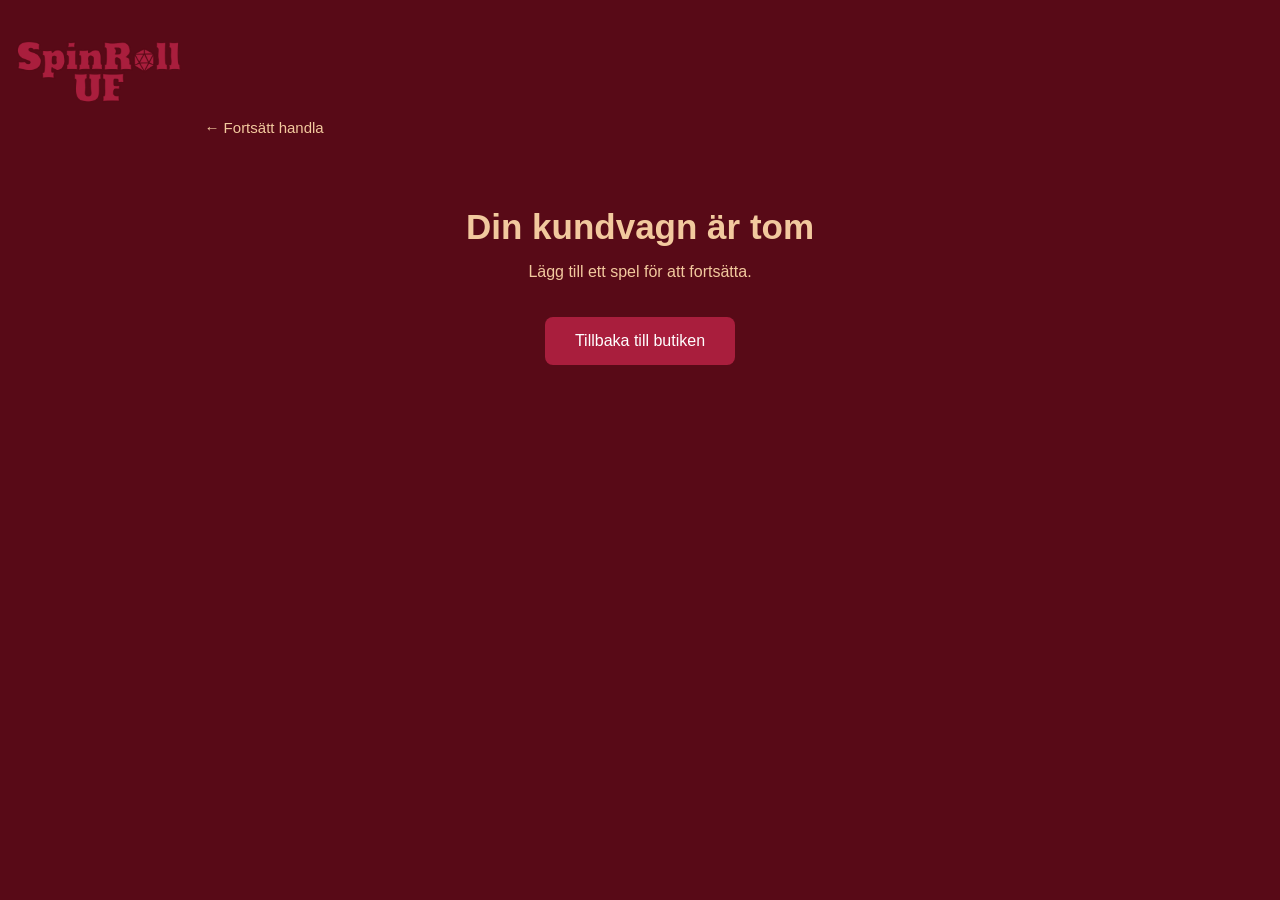
<file: checkout.html>
<!DOCTYPE html>
<html lang="sv">

<head>
    <link rel="icon" type="image/png" href="/pictures/d20.png">
    <meta charset="UTF-8">
    <meta name="viewport"
          content="width=device-width, initial-scale=1.0">

    <title>Kassan | SpinRoll UF</title>

    <!-- Stripe -->
    <script src="https://js.stripe.com/v3/"></script>
    <script src="butikspriser.js?v=20261127-stock"></script>
    <script src="butikslager.js?v=20261127-stock"></script>

    <style>
        * {
            box-sizing: border-box;
        }

        body {
            margin: 0;
            min-height: 100vh;
            background: #580a17;
            color: #f2c99e;
            font-family: Arial, sans-serif;
        }

.checkout-header .logotyp {
    display: inline-flex;
    align-items: center;
    text-decoration: none;
}

.checkout-header .logotyp img {
    display: block;
    width: 200px;
    max-width: 45vw;
    height: auto;
    object-fit: contain;
}

        .checkout-header a {
            color: #f2c99e;
            text-decoration: none;
        }

        .checkout-header .logotyp {
            font-size: 30px;
            font-weight: 900;
            letter-spacing: -1px;
        }

        .checkout-header .tillbaka {
            font-size: 15px;
        }

        .checkout-container {
            display: grid;
            grid-template-columns: 0.8fr 1.2fr;
            gap: 50px;
            max-width: 1250px;
            margin: 0 auto;
            padding: 35px 25px 80px;
            align-items: start;
        }

        .orderoversikt {
            background: #701627;
            border: 1px solid #873849;
            padding: 32px;
            border-radius: 16px;
        }

        h1 {
            font-size: 35px;
            margin: 0 0 10px;
        }

        .underrubrik {
            color: #e0b995;
            line-height: 1.6;
            margin-bottom: 35px;
        }

        .produktrad {
            display: flex;
            justify-content: space-between;
            align-items: center;
            gap: 16px;
            padding: 20px 0;
            border-top: 1px solid #924355;
        }

        .produktnamn {
            font-size: 20px;
            font-weight: bold;
        }

        .produktantal {
            font-size: 14px;
            color: #e0b995;
            margin-top: 7px;
        }

        .totalrad {
            display: flex;
            justify-content: space-between;
            align-items: center;
            padding-top: 24px;
            border-top: 1px solid #924355;
            font-size: 23px;
            font-weight: bold;
        }

        .info {
            font-size: 13px;
            color: #e0b995;
            line-height: 1.6;
            margin-top: 22px;
        }

        .betalning {
            background: #ffffff;
            color: #333333;
            padding: 32px;
            border-radius: 16px;
            min-height: 400px;
        }

        .betalning h2 {
            font-size: 25px;
            margin: 0 0 25px;
        }

        #checkout {
            width: 100%;
        }

        #checkout-meddelande {
            color: #a91e3d;
            line-height: 1.6;
        }


        .avbryt-kop {
            display: none;
            margin-top: 18px;
            padding: 12px 18px;
            border: 1px solid #aaa;
            border-radius: 8px;
            background: white;
            color: #333;
            font: inherit;
            cursor: pointer;
        }
        .avbryt-kop:disabled { opacity: 0.6; cursor: wait; }

        .tom-kundvagn {
            display: none;
            text-align: center;
            padding: 70px 20px;
        }

        .tom-kundvagn a {
            display: inline-block;
            margin-top: 20px;
            padding: 15px 30px;
            background: #a91e3d;
            color: white;
            text-decoration: none;
            border-radius: 8px;
        }

        @media (max-width: 800px) {
            .checkout-container {
                grid-template-columns: 1fr;
                gap: 25px;
                padding: 20px 15px 50px;
            }

            .orderoversikt,
            .betalning {
                padding: 25px 20px;
            }

            .checkout-header {
                padding: 20px;
            }

            h1 {
                font-size: 29px;
            }
        }
    </style>
</head>

<body>

    <header class="checkout-header">

	<a class="logotyp" href="index.html">
    		<img src="pictures/logo.png" alt="SpinRoll UF">
	</a>
        <a class="tillbaka" href="index.html">
            ← Fortsätt handla
        </a>
    </header>

    <main class="checkout-container" id="checkout-container">

        <!-- Vänster sida: orderöversikt -->
        <section class="orderoversikt">

            <h1>Din beställning</h1>

            <p class="underrubrik">
                Kontrollera dina produkter innan du betalar.
            </p>

            <div id="order-produkter"></div>

            <div class="totalrad">
                <span>Totalt</span>
                <span id="order-total">0 kr</span>
            </div>

            <p class="info">
                Eventuell fraktkostnad visas separat
                när den har konfigurerats.
                Betalningen hanteras säkert av Stripe.
            </p>

        </section>

        <!-- Höger sida: Stripe Embedded Checkout -->
        <section class="betalning">

            <h2>Betalning</h2>

            <div id="checkout-meddelande">
                Laddar säker betalning...
            </div>

            <div id="checkout"></div>
            <button type="button" id="avbryt-kop" class="avbryt-kop">Avbryt köp</button>

        </section>

    </main>

    <section class="tom-kundvagn" id="tom-kundvagn">
        <h1>Din kundvagn är tom</h1>
        <p>Lägg till ett spel för att fortsätta.</p>

        <a href="index.html">Tillbaka till butiken</a>
    </section>

    <script>
        // ========================================
        // INSTÄLLNINGAR
        // ========================================

        // Er publika Stripe-testnyckel.
        // Den börjar med pk_test_
        const STRIPE_PUBLIC_KEY = "pk_test_51UeuH4Gh40kXtPEaLkcQqRHgd2pbZYq8YD3mAYrDvfX0c9NKD597C2F9jaKMawCdzerCTvn97TlaQiKjNHyxS2Zi00PJnbvRNr";

        // Din publicerade Cloudflare Worker-adress
        const CHECKOUT_API = "https://spinroll-stripe-api.john-svartstrom.workers.dev";

        // ========================================
        // PRODUKTER
        // ========================================

        const produkter = {
            exile: {
                namn: "Exile",
                pris: null
            }
        };

        // ========================================
        // HÄMTA KUNDVAGN
        // ========================================

        let kundvagn = {};

        try {
            kundvagn = JSON.parse(
                localStorage.getItem("spinroll-kundvagn") || "{}"
            );
        } catch (error) {
            kundvagn = {};
        }

        const money = ore => new Intl.NumberFormat("sv-SE", {
            style: "currency", currency: "SEK"
        }).format(ore / 100);

        // ========================================
        // VISA ORDERÖVERSIKT
        // ========================================

        function visaOrder() {
            const lista =
                document.getElementById("order-produkter");
            lista.replaceChildren();

            const totalElement =
                document.getElementById("order-total");

            let total = 0;
            let antalProdukter = 0;

            for (const [id, antal] of Object.entries(kundvagn)) {
                if (
                    !produkter[id] ||
                    !Number.isInteger(antal) ||
                    antal < 1 ||
                    antal > 10
                ) {
                    continue;
                }

                const produkt = produkter[id];
                const unitOre = window.spinrollPrices?.[id === "exile" ? "website" : id]?.effective_price_ore;
                if (!Number.isSafeInteger(unitOre) || unitOre <= 0) return false;
                const pris = unitOre * antal;

                total += pris;
                antalProdukter += antal;

                const rad = document.createElement("div");
                rad.className = "produktrad";

                const info = document.createElement("div");

                const namn = document.createElement("div");
                namn.className = "produktnamn";
                namn.textContent = produkt.namn;

                const antalText = document.createElement("div");
                antalText.className = "produktantal";
                antalText.textContent = `Antal: ${antal}`;

                const summa = document.createElement("strong");
                summa.textContent = money(pris);

                info.append(namn, antalText);
                rad.append(info, summa);
                lista.appendChild(rad);
            }

            totalElement.textContent = money(total);

            if (antalProdukter === 0) {
                document.getElementById("checkout-container")
                    .style.display = "none";

                document.getElementById("tom-kundvagn")
                    .style.display = "block";

                return false;
            }

            return true;
        }

        // ========================================
        // STARTA STRIPE EMBEDDED CHECKOUT
        // ========================================

        let activeCheckout = null;
        const cancelButton = document.getElementById("avbryt-kop");
        cancelButton.addEventListener("click", async () => {
            if (!activeCheckout || cancelButton.disabled) return;
            cancelButton.disabled = true;
            const message = document.getElementById("checkout-meddelande");
            message.style.display = "block";
            message.textContent = "Avbryter köpet...";
            try {
                const response = await fetch(CHECKOUT_API, {
                    method: "POST",
                    headers: { "Content-Type": "application/json" },
                    body: JSON.stringify({ action: "cancel", ...activeCheckout })
                });
                const data = await response.json();
                if (!response.ok || !data.cancelled) {
                    throw new Error(data.error || "Kunde inte avbryta köpet.");
                }
                activeCheckout = null;
                window.location.href = "index.html";
            } catch (error) {
                message.textContent = error.message || "Kunde inte avbryta köpet.";
                cancelButton.disabled = false;
            }
        });

        async function startaCheckout() {
            const meddelande = document.getElementById(
                "checkout-meddelande"
            );

            // Hämta lagersaldo på nytt innan en Stripe-session får skapas.
            await window.spinrollRefreshStock();
            const hasEnough = Object.entries(kundvagn).every(([id, qty]) => {
                const key = id === "exile" ? "website" : id;
                return Number.isInteger(qty) && qty >= 1 && qty <= 10 &&
                    Number.isSafeInteger(window.spinrollStock?.[key]) &&
                    window.spinrollStock[key] >= qty;
            });
            if (!hasEnough) {
                meddelande.textContent = "Antalet i kundvagnen överstiger tillgängligt lager, eller lagerstatus kunde inte hämtas. Återgå till butiken och uppdatera kundvagnen.";
                return;
            }

            if (
                !STRIPE_PUBLIC_KEY.startsWith("pk_test_") ||
                !CHECKOUT_API.startsWith("https://")
            ) {
                meddelande.textContent =
                    "Stripe behöver konfigureras med " +
                    "publik nyckel och Worker-adress.";

                return;
            }

            try {
                const stripe = Stripe(STRIPE_PUBLIC_KEY);

                const checkout = await stripe.initEmbeddedCheckout({
                    fetchClientSecret: async () => {

                        const items = Object.entries(kundvagn)
                            .filter(([id, quantity]) =>
                                produkter[id] &&
                                Number.isInteger(quantity) &&
                                quantity >= 1 &&
                                quantity <= 10
                            )
                            .map(([id, quantity]) => ({
                                id,
                                quantity
                            }));

                        const response = await fetch(CHECKOUT_API, {
                            method: "POST",
                            headers: {
                                "Content-Type": "application/json"
                            },
                            body: JSON.stringify({ items })
                        });

                        const data = await response.json();

                        if (!response.ok || !data.clientSecret) {
                            throw new Error(
                                data.error || "Kassan kunde inte skapas."
                            );
                        }

                        activeCheckout = {
                            sessionId: data.sessionId,
                            cancelToken: data.cancelToken
                        };
                        return data.clientSecret;
                    }
                });

                meddelande.style.display = "none";

                checkout.mount("#checkout");
                cancelButton.style.display = "inline-block";

            } catch (error) {
                console.error(error);

                meddelande.textContent = error?.message ||
                    "Kunde inte ladda betalningen. Försök igen senare.";
            }
        }

        // ========================================
        // INITIERING
        // ========================================

        (async () => {
            const message = document.getElementById("checkout-meddelande");
            await Promise.all([window.spinrollPricesReady, window.spinrollStockReady]);
            if (visaOrder()) {
                await startaCheckout();
            } else if (Object.keys(kundvagn).length > 0) {
                message.textContent = "Kunde inte hämta aktuellt produktpris. Försök ladda om sidan.";
                document.getElementById("order-total").textContent = "Pris ej tillgängligt";
            }
        })();
    </script>

</body>
</html>
</file>
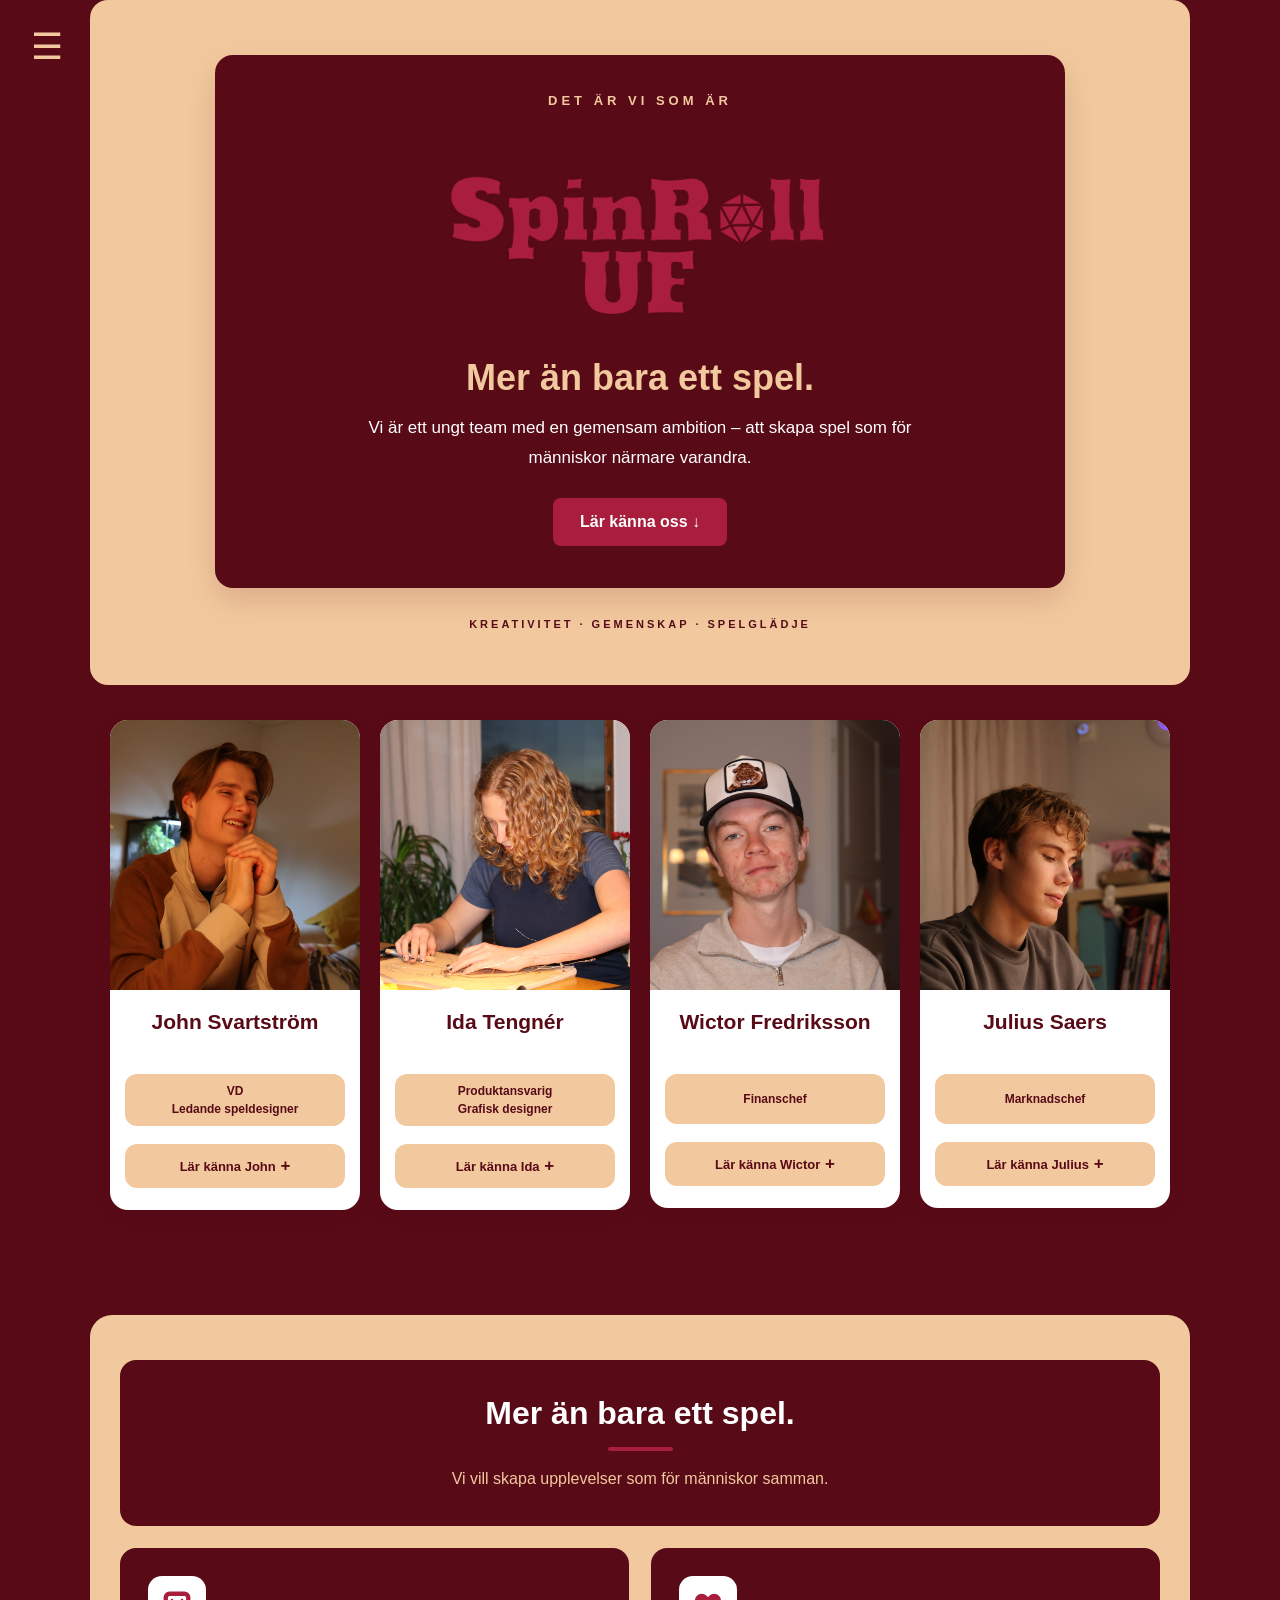
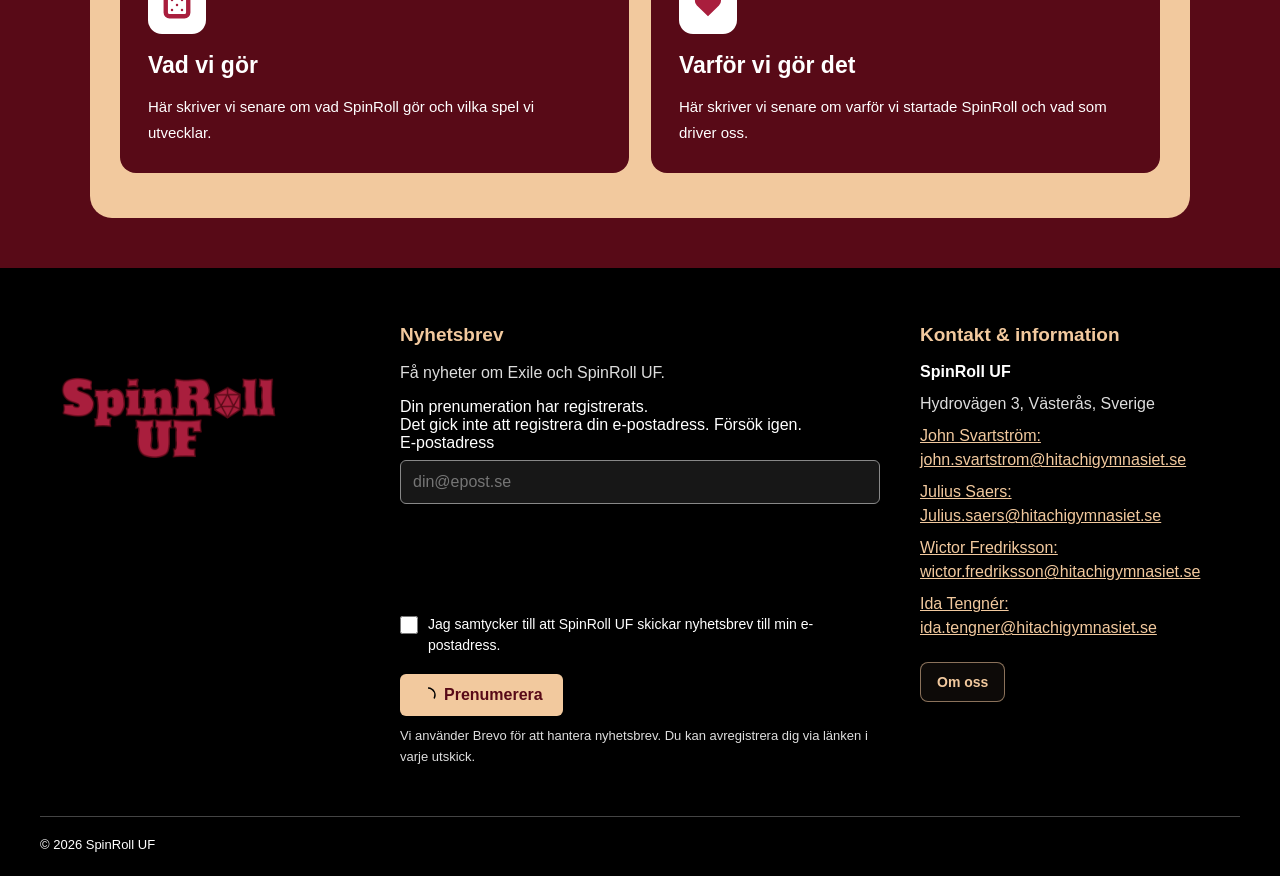
<file: om-oss.html>
<!DOCTYPE html>
<html lang="sv">
<link rel="stylesheet" href="style-om-oss.css">
<head>
    <link rel="icon" type="image/png" href="/pictures/d20.png">
    <meta charset="UTF-8">
    <meta name="viewport" content="width=device-width, initial-scale=1.0">
    <title>Om oss | SpinRoll UF</title>
    <link rel="stylesheet" href="style-om-oss.css">
    <link rel="stylesheet" href="https://sibforms.com/forms/end-form/build/sib-styles.css">
    <link rel="stylesheet" href="footer.css">
</head>

<body>

    <!-- MENY -->
    <button class="menyknapp" id="menyknapp"
        aria-label="Öppna meny"
        aria-expanded="false"
        aria-controls="sidomeny">
        ☰
    </button>

    <nav class="sidomeny" id="sidomeny" aria-label="Huvudmeny">
        <a href="index.html">Hem</a>
        <a href="exile.html">Exile</a>
        <a href="om-oss.html">Om oss</a>
        <a href="kontakt.html">Kontakt</a>
    </nav>

    <main>

        <!-- 1. INTRODUKTION -->
        <section class="om-oss">

            <div class="om-oss-kort">

                <div class="overrubrik">
                    DET ÄR VI SOM ÄR
                </div>

               
<h1 class="om-oss-logga">
    <img src="pictures/logo.png" alt="SpinRoll UF">
</h1>


                <h2>Mer än bara ett spel.</h2>

                <p>
                    Vi är ett ungt team med en gemensam ambition –
                    att skapa spel som för människor närmare varandra.
                </p>

                <a href="#var-historia" class="las-mer">
                    Lär känna oss ↓
                </a>

            </div>

            <div class="slogan">
                KREATIVITET · GEMENSKAP · SPELGLÄDJE
            </div>

        </section>


        <!-- 2. TEAMET -->
        <section id="var-historia" class="team-sektion">

            <div class="spinroll-team">

                <!-- JOHN -->
                <div class="spinroll-person">
                    <img
                        src="pictures/John.JPG"
                        alt="John Svartström">

                    <div class="spinroll-person-content">
                        <h2>John Svartström</h2>
                        <span class="spinroll-role">
                        VD
                        <br>
                        Ledande speldesigner
                        </span>
                        
                        <details class="spinroll-details">
                            <summary>Lär känna John</summary>
                            <div class="spinroll-bio">
                                Här kommer Johns personliga presentation.
                            </div>
                        </details>
                    </div>
                </div>

                <!-- IDA -->
                <div class="spinroll-person">
                    <img
                        src="pictures/Ida.JPG"
                        alt="Ida Tengnér">

                    <div class="spinroll-person-content">
                        <h2>Ida Tengnér</h2>
                        <span class="spinroll-role">
                        Produktansvarig
                        <br>
                        Grafisk designer
                        </span>

                        <details class="spinroll-details">
                            <summary>Lär känna Ida</summary>
                            <div class="spinroll-bio">
                                Här kommer Idas personliga presentation.
                            </div>
                        </details>
                    </div>
                </div>

                <!-- WICTOR -->
                <div class="spinroll-person">
                    <img
                        src="pictures/Wictor.JPG"
                        alt="Wictor Fredriksson">

                    <div class="spinroll-person-content">
                        <h2>Wictor Fredriksson</h2>
                        <span class="spinroll-role">Finanschef</span>

                        <details class="spinroll-details">
                            <summary>Lär känna Wictor</summary>
                            <div class="spinroll-bio">
                                Här kommer Wictors personliga presentation.
                            </div>
                        </details>
                    </div>
                </div>

                <!-- JULIUS -->
                <div class="spinroll-person">
                    <img
                        src="pictures/Julius.JPG"
                        alt="Julius Saers">

                    <div class="spinroll-person-content">
                        <h2>Julius Saers</h2>
                        <span class="spinroll-role">Marknadschef</span>

                        <details class="spinroll-details">
                            <summary>Lär känna Julius</summary>
                            <div class="spinroll-bio">
                                Hej! Jag är marknadschef på SpinRoll UF.
                                Här kommer jag att berätta lite mer om mig själv!
                            </div>
                        </details>
                    </div>
                </div>

            </div>
        </section>


        <!-- 3. VAD VI GÖR OCH VARFÖR -->
        <section class="spinroll-about">

            <div class="spinroll-about-header">
                <h2>Mer än bara ett spel.</h2>

                <div class="spinroll-about-line"></div>

                <p>
                    Vi vill skapa upplevelser som för människor samman.
                </p>
            </div>

            <div class="spinroll-about-grid">

                <!-- VAD VI GÖR -->
                <div class="spinroll-about-card">

                    <div class="spinroll-about-icon">
                        <svg xmlns="http://www.w3.org/2000/svg"
                            viewBox="0 0 24 24"
                            fill="none"
                            stroke="#a91e3d"
                            stroke-width="2"
                            stroke-linecap="round"
                            stroke-linejoin="round"
                            aria-hidden="true">

                            <rect x="3" y="3" width="18" height="18" rx="3"></rect>
                            <circle cx="8" cy="8" r="1" fill="#a91e3d" stroke="none"></circle>
                            <circle cx="16" cy="8" r="1" fill="#a91e3d" stroke="none"></circle>
                            <circle cx="12" cy="12" r="1" fill="#a91e3d" stroke="none"></circle>
                            <circle cx="8" cy="16" r="1" fill="#a91e3d" stroke="none"></circle>
                            <circle cx="16" cy="16" r="1" fill="#a91e3d" stroke="none"></circle>
                        </svg>
                    </div>

                    <h3>Vad vi gör</h3>
                    <p>
                        Här skriver vi senare om vad SpinRoll gör
                        och vilka spel vi utvecklar.
                    </p>

                </div>

                <!-- VARFÖR VI GÖR DET -->
                <div class="spinroll-about-card">

                    <div class="spinroll-about-icon">
                        <svg xmlns="http://www.w3.org/2000/svg"
                            viewBox="0 0 24 24"
                            fill="none"
                            stroke="#a91e3d"
                            stroke-width="2"
                            stroke-linecap="round"
                            stroke-linejoin="round"
                            aria-hidden="true">

                            <path d="M20.8 4.6a5.5 5.5 0 0 0-7.8 0L12 5.7l-1.1-1.1a5.5 5.5 0 0 0-7.8 7.8L12 21l8.8-8.6a5.5 5.5 0 0 0 0-7.8z"></path>
                        </svg>
                    </div>

                    <h3>Varför vi gör det</h3>
                    <p>
                        Här skriver vi senare om varför vi startade
                        SpinRoll och vad som driver oss.
                    </p>

                </div>

            </div>
        </section>

    </main>


    <!-- Gemensam sidfot -->
    <footer class="spinroll-footer">
        <div class="spinroll-footer-grid">
            <div>
                <a href="index.html"><img class="footer-logo" src="pictures/logo.png" alt="SpinRoll UF"></a>
            </div>
            <section>
                <h2>Nyhetsbrev</h2>
                <p>Få nyheter om Exile och SpinRoll UF.</p>
                <div id="sib-form-container" class="sib-form-container">
                    <div id="success-message" class="sib-form-message-panel" aria-live="polite">
                        <span class="sib-form-message-panel__inner-text">Din prenumeration har registrerats.</span>
                    </div>
                    <div id="error-message" class="sib-form-message-panel" aria-live="polite">
                        <span class="sib-form-message-panel__inner-text">Det gick inte att registrera din e-postadress. Försök igen.</span>
                    </div>
                    <div id="sib-container">
                        <form id="sib-form" method="POST" action="https://af36d876.sibforms.com/serve/[base64]" class="footer-newsletter" data-type="subscription">
                            <div class="sib-input sib-form-block">
                                <div class="form__entry entry_block">
                                    <div class="form__label-row">
                                        <label for="footer-email">E-postadress</label>
                                        <div class="entry__field">
                                            <input class="input" id="footer-email" name="EMAIL" type="email" autocomplete="email" placeholder="din@epost.se" data-required="true" required>
                                        </div>
                                    </div>
                                    <label class="entry__error entry__error--primary" aria-live="polite"></label>
                                </div>
                            </div>
                            <!-- Google reCAPTCHA (från Brevos HTML-kod) -->
                            <div class="sib-captcha sib-form-block">
                                <div class="form__entry entry_block">
                                    <div class="form__label-row">
                                        <div class="g-recaptcha sib-visible-recaptcha"
                                             id="sib-captcha"
                                             data-sitekey="6LfD9DEuAAAAABzURKyZY0KmJ-1rSXKmKPjl8K0S"
                                             data-callback="handleCaptchaResponse"></div>
                                    </div>
                                    <label class="entry__error entry__error--primary" aria-live="polite"></label>
                                </div>
                            </div>
                            <div class="sib-optin sib-form-block" data-required="true">
                                <div class="form__entry entry_mcq">
                                    <div class="form__label-row">
                                        <label class="footer-consent">
                                            <input type="checkbox" name="OPT_IN" value="1" class="input_replaced" required>
                                            <span>Jag samtycker till att SpinRoll UF skickar nyhetsbrev till min e-postadress.</span>
                                        </label>
                                    </div>
                                    <label class="entry__error entry__error--primary" aria-live="polite"></label>
                                </div>
                            </div>
                            <div class="sib-form-block">
                                <button class="sib-form-block__button sib-form-block__button-with-loader" type="submit">
                                    <svg class="icon clickable__icon progress-indicator__icon sib-hide-loader-icon" viewBox="0 0 512 512" aria-hidden="true"><path d="M460.116 373.846l-20.823-12.022c-5.541-3.199-7.54-10.159-4.663-15.874 30.137-59.886 28.343-189.946-5.386-189.946-33.641-58.394-94.896-95.833-161.827-99.676C261.028 55.961 256 50.751 256 44.352V20.309c0-6.904 5.808-12.337 12.703-11.982 83.556 4.306 160.163 50.864 202.11 123.677 42.063 72.696 44.079 162.316 6.031 236.832-3.14 6.148-10.75 8.461-16.728 5.01z"/></svg>
                                    Prenumerera
                                </button>
                            </div>
                            <div class="footer-honeypot" aria-hidden="true"><input type="text" name="email_address_check" value="" tabindex="-1" autocomplete="off"></div>
                            <input type="hidden" name="locale" value="en">
                            <p class="footer-note">Vi använder Brevo för att hantera nyhetsbrev. Du kan avregistrera dig via länken i varje utskick.</p>
                        </form>
                    </div>
                </div>
            </section>
            <section>
                <h2>Kontakt &amp; information</h2>
                <address class="footer-contact">
                    <strong>SpinRoll UF</strong>
                    <span>Hydrovägen 3, Västerås, Sverige</span>
                    <a href="mailto:john.svartstrom@hitachigymnasiet.se">John Svartström: john.svartstrom@hitachigymnasiet.se</a>
                    <a href="mailto:Julius.saers@hitachigymnasiet.se">Julius Saers: Julius.saers@hitachigymnasiet.se</a>
                    <a href="mailto:wictor.fredriksson@hitachigymnasiet.se">Wictor Fredriksson: wictor.fredriksson@hitachigymnasiet.se</a>
                    <a href="mailto:ida.tengner@hitachigymnasiet.se">Ida Tengnér: ida.tengner@hitachigymnasiet.se</a>
                </address>
                <a class="footer-about-link" href="om-oss.html">Om oss</a>
            </section>
        </div>
        <div class="spinroll-footer-bottom">© 2026 SpinRoll UF</div>
    </footer>

    <!-- MENYNS JAVASCRIPT -->
    <script>
        const menyknapp = document.querySelector("#menyknapp");
        const sidomeny = document.querySelector("#sidomeny");

        menyknapp.addEventListener("click", () => {
            const oppen = sidomeny.classList.toggle("oppen");

            menyknapp.textContent = oppen ? "×" : "☰";
            menyknapp.setAttribute("aria-expanded", String(oppen));
            menyknapp.setAttribute(
                "aria-label",
                oppen ? "Stäng meny" : "Öppna meny"
            );
        });
    </script>

    <!-- Brevos formulärhantering och SpinRoll-popup -->
    <script>
        // Brevos reCAPTCHA utlöser denna händelse när användaren verifierats.
        function handleCaptchaResponse() {
            const captcha = document.getElementById("sib-captcha");
            if (captcha) captcha.dispatchEvent(new Event("captchaChange"));
        }
        window.LOCALE = "en";
        window.EMAIL_INVALID_MESSAGE = "Ange en giltig e-postadress.";
        window.REQUIRED_ERROR_MESSAGE = "Det här fältet måste fyllas i.";
        window.GENERIC_INVALID_MESSAGE = "Kontrollera uppgifterna och försök igen.";
        window.translation = {common: {selectedList: "{quantity} lista vald", selectedLists: "{quantity} listor valda"}};
        window.AUTOHIDE = false;
    </script>
    <script defer src="https://sibforms.com/forms/end-form/build/main.js"></script>
    <script defer src="footer.js"></script>
    <script src="https://www.google.com/recaptcha/api.js?hl=sv" async defer></script>
</body>
</html>
</file>
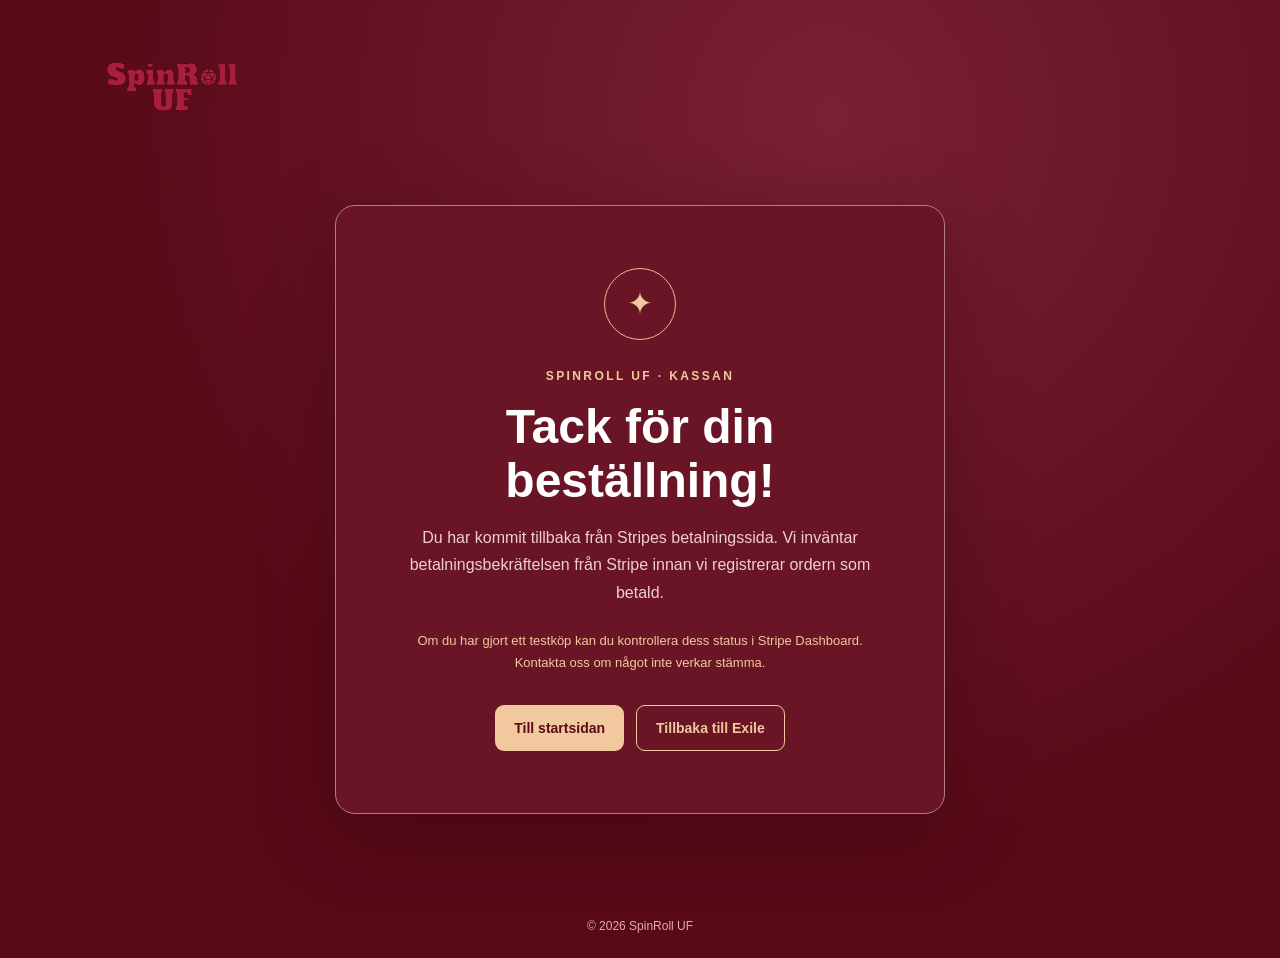
<file: order-bekraftelse.html>
<!DOCTYPE html>
<html lang="sv">
<head>
    <link rel="icon" type="image/png" href="/pictures/d20.png">
  <meta charset="UTF-8">
  <meta name="viewport" content="width=device-width, initial-scale=1.0">
  <meta name="robots" content="noindex, nofollow">
  <meta name="description" content="Återgång till SpinRoll UF efter Stripe-kassan.">
  <title>Beställning | SpinRoll UF</title>
  <style>
    :root { color-scheme: dark; --wine: #580a17; --cream: #f2c99e; }
    * { box-sizing: border-box; }
    body { margin: 0; min-height: 100vh; display: flex; flex-direction: column; font-family: Arial, sans-serif; background: radial-gradient(circle at 65% 12%, #792037, var(--wine) 62%); color: var(--cream); }
    header { max-width: 1150px; width: 100%; margin: 0 auto; padding: 29px 28px; }
    .logo img { display: block; width: 160px; max-width: 45vw; height: auto; }
    main { display: grid; place-items: center; flex: 1; width: 100%; padding: 40px 22px 80px; }
    .panel { width: min(100%, 610px); padding: clamp(28px, 6vw, 62px); border: 1px solid #b47e80; border-radius: 20px; background: #6a1526; text-align: center; box-shadow: 0 20px 80px #29000a55; }
    .symbol { display: grid; place-items: center; width: 72px; height: 72px; margin: 0 auto 26px; border: 1px solid #e7b994; border-radius: 50%; font-size: 31px; }
    .eyebrow { font-size: 12px; font-weight: 700; letter-spacing: .2em; }
    h1 { margin: 16px 0; color: #fff; font-size: clamp(30px, 5vw, 48px); line-height: 1.13; }
    p { color: #f0cfd0; font-size: 16px; line-height: 1.7; }
    .help { margin-top: 24px; color: #f2c99e; font-size: 13px; }
    .buttons { display: flex; justify-content: center; flex-wrap: wrap; gap: 12px; margin-top: 31px; }
    .button { display: inline-flex; justify-content: center; align-items: center; min-height: 46px; padding: 13px 19px; border-radius: 9px; font-size: 14px; font-weight: 700; text-decoration: none; }
    .button-primary { background: var(--cream); color: var(--wine); }
    .button-secondary { border: 1px solid var(--cream); color: var(--cream); }
    .button:hover { filter: brightness(1.09); }
    footer { width: 100%; padding: 25px; text-align: center; color: #e0adb2; font-size: 12px; }
    @media (prefers-reduced-motion: reduce) { *, *::before, *::after { scroll-behavior: auto !important; } }
  </style>
</head>
<body>
  <header><a class="logo" href="index.html" aria-label="Till SpinRolls startsida"><img src="pictures/logo.png" alt="SpinRoll UF"></a></header>
  <main>
    <section class="panel" aria-labelledby="confirmation-title">
      <div class="symbol" aria-hidden="true">✦</div>
      <span class="eyebrow">SPINROLL UF · KASSAN</span>
      <h1 id="confirmation-title">Tack för din beställning!</h1>
      <p>Du har kommit tillbaka från Stripes betalningssida. Vi inväntar betalningsbekräftelsen från Stripe innan vi registrerar ordern som betald.</p>
      <p class="help">Om du har gjort ett testköp kan du kontrollera dess status i Stripe Dashboard. Kontakta oss om något inte verkar stämma.</p>
      <div class="buttons">
        <a class="button button-primary" href="index.html">Till startsidan</a>
        <a class="button button-secondary" href="exile.html">Tillbaka till Exile</a>
      </div>
    </section>
  </main>
  <footer>© 2026 SpinRoll UF</footer>
</body>
</html>
</file>
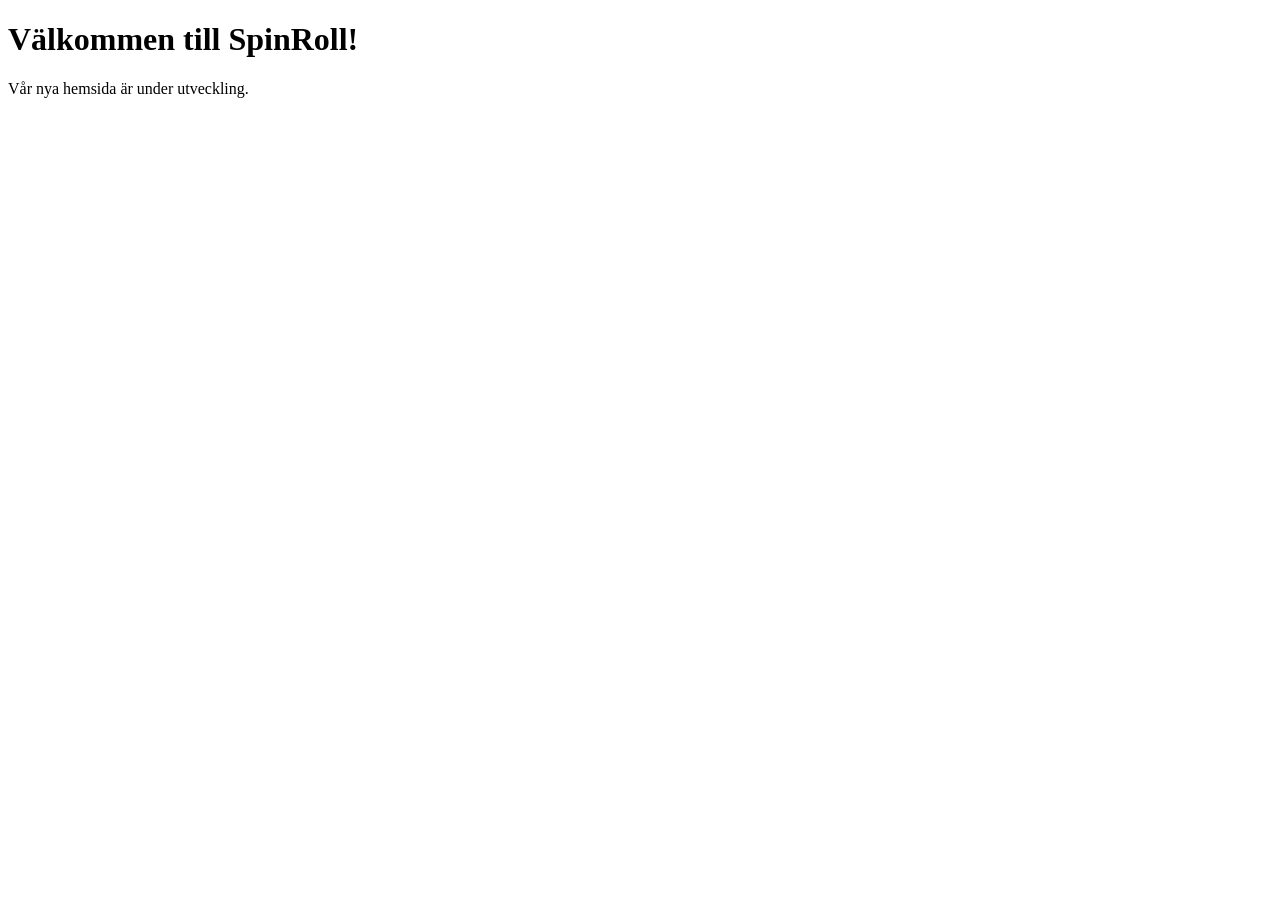
<file: spinroll-website.html>
<!DOCTYPE html>
<html lang="sv">

<head>
    <meta charset="UTF-8">
    <meta name="viewport"
          content="width=device-width, initial-scale=1.0">

    <title>SpinRoll UF</title>

    <link rel="stylesheet" href="hemsida.css">
</head>

<body>

    <h1>Välkommen till SpinRoll!</h1>

    <p>Vår nya hemsida är under utveckling.</p>

</body>

</html>
</file>
<file: style-om-oss.css>
/* ========================================
   GRUNDINSTÄLLNINGAR
======================================== */

* {
    box-sizing: border-box;
}

html {
    scroll-behavior: smooth;
}

body {
    margin: 0;
    padding: 0;
    font-family: Arial, sans-serif;
    background-color: #f2c99e;
}


/* ========================================
   HAMBURGERMENY
======================================== */

.menyknapp {
    position: fixed;
    top: 25px;
    left: 25px;
    z-index: 1001;

    background: transparent;
    border: none;
    color: #f2c99e;
    font-size: 36px;
    cursor: pointer;
}

.sidomeny {
    position: fixed;
    top: 0;
    left: 0;
    width: 280px;
    max-width: 85vw;
    height: 100vh;
    height: 100dvh;
    background-color: #580a17;
    z-index: 1000;

    display: flex;
    flex-direction: column;
    gap: 25px;
    padding: 110px 35px 35px;

    transform: translateX(-100%);
    transition: transform 0.3s ease;
}

.sidomeny.oppen {
    transform: translateX(0);
}

.sidomeny a {
    color: #f2c99e;
    text-decoration: none;
    font-size: 24px;
}

.sidomeny a:hover {
    text-decoration: underline;
}

.menyknapp:has(+ .sidomeny.oppen) {
    color: #f2c99e;
}


/* ========================================
   INTRODUKTION – DET ÄR VI SOM ÄR SPINROLL
======================================== */


.om-oss {
    background-color: #f2c99e;
    padding: 55px 20px;
    border-radius: 18px;

    width: 100%;
    max-width: 1100px;
    margin: 0 auto;
}


.om-oss-kort {
    max-width: 850px;
    margin: 0 auto;
    background-color: #580a17;
    color: #ffffff;
    padding: 55px 45px;
    border-radius: 18px;
    box-shadow: 0 12px 30px rgba(88, 10, 23, 0.15);
}

.overrubrik {
    color: #f2c99e;
    font-size: 13px;
    font-weight: bold;
    letter-spacing: 4px;
    margin-bottom: 20px;
}

.om-oss-kort h1 {
    font-size: clamp(48px, 9vw, 90px);
    line-height: 1;
    color: #ffffff;
    font-weight: 900;
    margin: 0 0 18px;
}

.om-oss-kort h1 span {
    color: #f2c99e;
}

.om-oss-kort h2 {
    color: #f2c99e;
    font-size: clamp(24px, 4vw, 36px);
    margin: 0 0 20px;
}

.om-oss-kort p {
    color: #ffffff;
    font-size: 17px;
    line-height: 1.8;
    max-width: 550px;
    margin: 0 0 30px;
}

.las-mer {
    display: inline-block;
    background-color: #a91e3d;
    color: #ffffff;
    text-decoration: none;
    padding: 15px 27px;
    border-radius: 8px;
    font-weight: bold;
}

.las-mer:hover {
    background-color: #c52b4e;
}

.slogan {
    text-align: center;
    color: #580a17;
    font-size: 11px;
    font-weight: bold;
    letter-spacing: 3px;
    margin-top: 30px;
}


/* ========================================
   TEAMSEKTIONENS PLACERING
======================================== */

.team-sektion {
    padding: 35px 20px 55px;
    scroll-margin-top: 40px;
}


/* ========================================
   MOBILANPASSNING FÖR INTRODUKTIONEN
======================================== */

@media (max-width: 650px) {

    .om-oss {
        padding: 75px 15px 35px;
    }

    .om-oss-kort {
        padding: 45px 25px;
    }

    .overrubrik {
        letter-spacing: 2px;
    }

    .slogan {
        letter-spacing: 1.5px;
        line-height: 1.8;
    }

    .team-sektion {
        padding: 25px 15px 40px;
    }
}

/* ========================================
   SPINROLL TEAM
======================================== */

.spinroll-team {
    display: flex;
    flex-wrap: wrap;
    justify-content: center;
    align-items: stretch;
    gap: 22px;
    width: 100%;
    font-family: Arial, sans-serif;
}


/* PERSONKORT */

.spinroll-person {
    display: flex;
    flex-direction: column;

    width: 230px;
    max-width: 100%;
    background: #ffffff;
    border-radius: 18px;
    overflow: hidden;
    box-shadow: 0 5px 18px rgba(88, 10, 23, 0.12);
    text-align: center;
}

.spinroll-person > img {
    width: 100%;
    height: 250px;
    object-fit: cover;
    display: block;
}


/* PERSONKORTENS INNEHÅLL */

.spinroll-person-content {
    display: flex;
    flex-direction: column;
    align-items: center;
    flex: 1;

    padding: 20px 12px 22px;
}

.spinroll-person h2 {
    color: #580a17;
    font-size: 21px;
    margin: 0 0 12px;
    font-weight: 700;
}

.spinroll-person-content h2 {
    min-height: 52px;
}


/* ROLLER */

.spinroll-role {
    display: inline-block;
    background: #f2c99e;
    color: #580a17;
    padding: 7px 13px;
    border-radius: 20px;
    font-size: 12px;
    font-weight: 700;
}

.spinroll-secondary {
    color: #a91e3d;
    font-size: 13px;
    margin: 9px 0 0;
    font-weight: 600;
}


/* UTFÄLLBAR PRESENTATION */

.spinroll-details {
    margin-top: 18px;
    width: 100%;
    border-radius: 12px;
    background: #f2c99e;
    overflow: hidden;
}

.spinroll-details summary {
    cursor: pointer;
    padding: 12px 8px;
    color: #580a17;
    font-size: 13px;
    font-weight: 700;
    list-style: none;
}

.spinroll-details summary::-webkit-details-marker {
    display: none;
}

.spinroll-details summary::after {
    content: " +";
    font-size: 17px;
}

.spinroll-details[open] summary::after {
    content: " −";
}

.spinroll-bio {
    padding: 4px 14px 17px;
    color: #580a17;
    font-size: 13px;
    line-height: 1.6;
    text-align: left;
}


/* ========================================
   OM OSS – VAD OCH VARFÖR
======================================== */

.spinroll-about {
    background: #f2c99e;
    padding: 45px 30px;
    border-radius: 22px;
    max-width: 1100px;
    margin: 50px auto;
    box-sizing: border-box;
    font-family: Arial, sans-serif;
}


/* RUBRIKRUTAN */

.spinroll-about-header {
    background: #580a17;
    border-radius: 16px;
    padding: 35px 25px;
    text-align: center;
    margin-bottom: 22px;
}

.spinroll-about-header h2 {
    color: #ffffff;
    font-size: 32px;
    font-weight: 700;
    margin: 0 0 15px;
}

.spinroll-about-line {
    background: #a91e3d;
    width: 65px;
    height: 4px;
    border-radius: 10px;
    margin: 0 auto 15px;
}

.spinroll-about-header p {
    color: #f2c99e;
    font-size: 16px;
    line-height: 1.6;
    margin: 0;
}


/* INFORMATIONSKORTEN */

.spinroll-about-grid {
    display: grid;
    grid-template-columns: repeat(2, minmax(0, 1fr));
    gap: 22px;
}

.spinroll-about-card {
    background: #580a17;
    color: #ffffff;
    padding: 28px;
    border-radius: 16px;
    box-sizing: border-box;
}


/* IKONERNAS BEHÅLLARE */

.spinroll-about .spinroll-about-icon {
    width: 58px !important;
    height: 58px !important;

    min-width: 58px;
    min-height: 58px;
    max-width: 58px;

    margin-bottom: 18px;
    border-radius: 14px;
    background: #ffffff;

    display: flex;
    align-items: center;
    justify-content: center;
    overflow: hidden;
}


/* SVG-IKONERNAS STORLEK */

.spinroll-about .spinroll-about-icon svg {
    display: block !important;

    width: 30px !important;
    height: 30px !important;

    min-width: 30px !important;
    min-height: 30px !important;
    max-width: 30px !important;
    max-height: 30px !important;

    flex: 0 0 30px;
}


/* IKONERNAS FÄRGER */

.spinroll-about .spinroll-about-icon svg rect {
    stroke: #a91e3d;
    stroke-width: 3.5;
    fill: none;
}

.spinroll-about .spinroll-about-icon svg circle {
    fill: #a91e3d;
    stroke: none;
}

.spinroll-about .spinroll-about-icon svg path {
    fill: #a91e3d;
    stroke: none;
}


/* INFORMATIONSKORTENS TEXT */

.spinroll-about-card h3 {
    color: #ffffff;
    font-size: 23px;
    margin: 0 0 15px;
}

.spinroll-about-card p {
    color: #ffffff;
    font-size: 15px;
    line-height: 1.7;
    margin: 0;
}


/* ========================================
   MOBILANPASSNING
======================================== */

@media (max-width: 650px) {

    .spinroll-about {
        padding: 22px 15px;
        margin: 30px auto;
    }

    .spinroll-about-header {
        padding: 28px 16px;
    }

    .spinroll-about-header h2 {
        font-size: 26px;
    }

    .spinroll-about-grid {
        grid-template-columns: 1fr;
        gap: 15px;
    }

    .spinroll-about-card {
        padding: 23px;
    }
}


/* Mörkröda sidobalkar på Om oss-sidan */
body {
    background-color: #580a17;
}

main {
    padding-left: 5%;
    padding-right: 5%;
}

/* Beige innehållsyta */
.om-oss,
.team-sektion,
.spinroll-about {
    position: relative;
}

/* Smalare balkar på mobil */
@media (max-width: 650px) {
    main {
        padding-left: 12px;
        padding-right: 12px;
    }
}


/* Stilren kundvagnsikon */
#kundvagn-knapp {
    display: flex;
    align-items: center;
    justify-content: center;
    gap: 10px;
}

#kundvagn-knapp svg {
    display: block;
    width: 25px;
    height: 25px;
    flex-shrink: 0;
}


/* Om oss-intro: kompakt rubrikgrupp runt loggan */
.om-oss-kort {
    text-align: center;
    padding: 38px 40px 42px;
}

.om-oss-kort .overrubrik {
    margin-bottom: 0;
}

.om-oss-kort .om-oss-logga {
    display: flex;
    justify-content: center;
    align-items: center;
    width: 100%;
    margin: -28px auto -30px;
}

.om-oss-kort .om-oss-logga img {
    display: block;
    width: min(100%, 460px);
    max-width: 100%;
    height: auto;
    object-fit: contain;
}

.om-oss-kort h2 {
    margin: 0 0 14px;
}

.om-oss-kort p {
    margin: 0 auto 24px;
}

@media (max-width: 650px) {
    .om-oss-kort {
        padding: 40px 20px 34px;
    }

    .om-oss-kort .overrubrik {
        margin-bottom: 0;
        letter-spacing: 2px;
    }

    .om-oss-kort .om-oss-logga {
        margin: -16px auto -20px;
    }

    .om-oss-kort .om-oss-logga img {
        width: min(100%, 360px);
    }

    .om-oss-kort p {
        margin-bottom: 22px;
    }
}

/* JÄMN PLACERING AV PERSONKORT */

/* Samma höjd för korten på varje rad */
.spinroll-team {
    align-items: stretch;
}

/* Innehållet ordnas uppifrån och ned */
.spinroll-person-content {
    display: flex;
    flex-direction: column;
    align-items: center;
    flex: 1;
}

/* Kort utan extra rollrad får motsvarande utrymme */
.spinroll-person-content:not(:has(.spinroll-secondary))
.spinroll-role {
    margin-bottom: 22px;
}

/* Presentationen öppnas under knappen */
.spinroll-details {
    flex-shrink: 0;
}


/* ========================================
   FÖRBÄTTRADE PERSONKORT
======================================== */

/* Korten växer oberoende av varandra */
.spinroll-team {
    align-items: flex-start;
    gap: 20px;
}

/* Något bredare personkort */
.spinroll-person {
    width: 250px;
    max-width: 100%;
    flex-shrink: 0;
}

/* Bilderna */
.spinroll-person > img {
    height: 270px;
    object-fit: cover;
}

/* Innehållet har inte flexibel höjd */
.spinroll-person-content {
    flex: 0 0 auto;
    padding: 20px 15px 22px;
}

/* Samma utrymme för namnen */
.spinroll-person-content h2 {
    min-height: 52px;
    margin-bottom: 12px;
}

/* Samma utrymme för rollerna */
.spinroll-role {
    display: flex;
    flex-direction: column;
    align-items: center;
    justify-content: center;
    text-align: center;

    width: 100%;
    min-height: 50px;
    padding: 8px 12px;

    font-size: 12px;
    line-height: 1.5;
    border-radius: 12px;
}

/* Ta bort tidigare extra marginal */
.spinroll-person-content:not(:has(.spinroll-secondary))
.spinroll-role {
    margin-bottom: 0;
}

/* Knappen stannar under rollen */
.spinroll-details {
    margin-top: 18px;
    width: 100%;
    flex-shrink: 0;
}

/* Presentationen växer nedåt */
.spinroll-bio {
    padding: 12px 15px 18px;
    border-top: 1px solid rgba(88, 10, 23, 0.15);
    text-align: left;
    line-height: 1.7;
}


/* SAMMA BREDD PÅ OM OSS-SEKTIONERNA */

.om-oss,
.spinroll-about {
    width: 100%;
    max-width: 1100px;
    margin-left: auto;
    margin-right: auto;
}

/* Mörkröd bakgrund utanför innehållet */
body {
    background-color: #580a17;
}


/* BEGRÄNSA DEN ÖVRE SEKTIONENS BREDD */
body .om-oss {
    width: 100%;
    max-width: 1100px;
    margin: 0 auto;
    box-sizing: border-box;
}
</file>
<file: footer.css>
/* Gemensam sidfot */
.spinroll-footer {
    position: relative;
    z-index: 2;
    background: #000;
    color: #fff;
    font-family: Arial, sans-serif;
    padding: 56px 24px 24px;
}
.spinroll-footer * { box-sizing: border-box; }
.spinroll-footer-grid {
    max-width: 1200px;
    margin: 0 auto;
    display: grid;
    grid-template-columns: 1fr 1.5fr 1fr;
    gap: 40px;
    align-items: start;
}
.spinroll-footer .footer-logo {
    position: static;
    display: block;
    width: 260px;
    max-width: 100%;
    height: auto;
    object-fit: contain;
}
.spinroll-footer h2 { color: #f2c99e; font-size: 19px; margin: 0 0 14px; }
.spinroll-footer p { color: #ddd; line-height: 1.6; margin: 0 0 12px; }
.spinroll-footer a { color: #f2c99e; text-decoration: underline; }
.spinroll-footer label { display: block; margin-bottom: 8px; }
.spinroll-footer input {
    width: 100%; min-width: 0; padding: 12px;
    border: 1px solid #888; border-radius: 6px;
    background: #171717; color: #fff; font: inherit;
}
.spinroll-footer button {
    margin-top: 10px; padding: 12px 20px; border: 0;
    border-radius: 6px; background: #f2c99e; color: #580a17;
    font: inherit; font-weight: bold;
}
.spinroll-footer button:disabled { opacity: .65; cursor: not-allowed; }
.spinroll-footer .footer-note { font-size: 13px; margin-top: 10px; }
.spinroll-footer-bottom {
    max-width: 1200px; margin: 36px auto 0; padding-top: 20px;
    border-top: 1px solid #444; font-size: 13px;
}
@media (max-width: 750px) {
    .spinroll-footer-grid { grid-template-columns: 1fr; gap: 28px; }
    .spinroll-footer { padding: 36px 20px 20px; }
}

/* Nyhetsbrev: samtycke och aktiv knapp */
.spinroll-footer .footer-consent { display: flex; align-items: flex-start; gap: 10px; margin-top: 14px; font-size: 14px; line-height: 1.5; }
.spinroll-footer .footer-consent input { width: 18px; height: 18px; flex: 0 0 18px; margin: 2px 0 0; accent-color: #f2c99e; }
.spinroll-footer button:not(:disabled) { cursor: pointer; }
.spinroll-footer button:not(:disabled):hover { background: #fff; }

/* Brevo-formuläret ska behålla SpinRolls befintliga sidfotsdesign. */
.spinroll-footer #sib-form-container,
.spinroll-footer #sib-container {
    background: transparent !important;
    border: 0 !important;
    color: inherit;
    width: 100%;
    max-width: none;
    margin: 0;
    padding: 0;
    text-align: left;
    box-shadow: none;
}
.spinroll-footer .footer-newsletter .entry__field { background: transparent; border: 0; }
.spinroll-footer .footer-newsletter .entry__error:empty { display: none; }
.spinroll-footer .footer-newsletter .entry__error:not(:empty) {
    display: block;
    margin-top: 6px;
    color: #ffd6d6;
    font-size: 13px;
}
.spinroll-footer .footer-newsletter .footer-consent {
    display: flex;
    gap: 10px;
    align-items: flex-start;
}
.spinroll-footer .footer-newsletter .footer-consent input[type="checkbox"] {
    appearance: auto;
    -webkit-appearance: checkbox;
    opacity: 1;
    position: static;
    width: 18px;
    height: 18px;
    margin: 2px 0 0;
    flex: 0 0 18px;
}
.spinroll-footer .footer-honeypot {
    position: absolute;
    overflow: hidden;
    width: 1px;
    height: 1px;
    clip-path: inset(50%);
}
.spinroll-footer .footer-newsletter .sib-form-block__button {
    display: inline-flex;
    align-items: center;
    gap: 8px;
    background: #f2c99e;
    color: #580a17;
}
.spinroll-footer .footer-newsletter .progress-indicator__icon {
    width: 16px;
    height: 16px;
}
.spinroll-footer #success-message.sib-form-message-panel--active {
    display: none !important;
}
.spinroll-footer #error-message.sib-form-message-panel--active {
    display: block;
    background: #3a1019;
    color: #fff;
    padding: 10px;
    border: 1px solid #a91e3d;
    border-radius: 8px;
    margin: 0 0 15px;
}

/* Bekräftelsepopup: läggs i body och påverkar inte sidfotens layout. */
.spinroll-newsletter-popup[hidden] { display: none !important; }
.spinroll-newsletter-popup {
    position: fixed;
    inset: 0;
    z-index: 9999;
    display: grid;
    place-items: center;
    padding: 20px;
    font-family: Arial, sans-serif;
}
.spinroll-newsletter-backdrop {
    position: absolute;
    inset: 0;
    background: rgba(0, 0, 0, .72);
}
.spinroll-newsletter-dialog {
    position: relative;
    width: min(100%, 420px);
    max-height: 90vh;
    overflow: auto;
    padding: 36px 30px 30px;
    border: 1px solid #6a4147;
    border-radius: 18px;
    background: #171717;
    color: #fff;
    text-align: center;
    box-shadow: 0 20px 60px rgba(0,0,0,.4);
}
.spinroll-newsletter-dialog h2 {
    color: #f2c99e;
    font-size: 24px;
    margin: 14px 0;
}
.spinroll-newsletter-dialog p {
    color: #eee;
    font-size: 15px;
    line-height: 1.7;
}
.spinroll-newsletter-check { color: #f2c99e; display: block; margin: 0 auto; }
.spinroll-newsletter-close {
    position: absolute;
    top: 8px;
    right: 12px;
    padding: 8px;
    border: 0;
    background: transparent;
    color: #f2c99e;
    font-size: 27px;
    cursor: pointer;
}
.spinroll-newsletter-done {
    margin-top: 18px;
    border: none;
    padding: 13px 30px;
    border-radius: 8px;
    background: #a91e3d;
    color: #fff;
    font-size: 16px;
    font-weight: 700;
    cursor: pointer;
}
.spinroll-newsletter-done:hover { background: #c52b4e; }

/* Google reCAPTCHA i nyhetsbrev – placering och mobilanpassning */
.spinroll-footer .sib-captcha {
    margin: 14px 0 18px;
}
.spinroll-footer .sib-captcha .form__label-row {
    max-width: 100%;
}
.spinroll-footer #sib-captcha {
    max-width: 100%;
    min-height: 78px;
}
@media (max-width: 360px) {
    .spinroll-footer #sib-captcha {
        transform: scale(.86);
        transform-origin: left top;
        margin-bottom: -10px;
    }
}

/* Kontaktuppgifter i sidfoten */
.spinroll-footer .footer-contact {
    display: flex;
    flex-direction: column;
    gap: 8px;
    font-style: normal;
    line-height: 1.5;
    overflow-wrap: anywhere;
}
.spinroll-footer .footer-contact strong { color: #fff; }
.spinroll-footer .footer-contact span { color: #ddd; }

/* En egen, luftig plats för länken till Om oss under loggan. */
.spinroll-footer .footer-about-link {
    display: inline-flex;
    align-items: center;
    gap: 10px;
    width: fit-content;
    max-width: 100%;
    margin-top: 22px;
    padding: 11px 16px;
    border: 1px solid rgba(242, 201, 158, 0.55);
    border-radius: 8px;
    color: #f2c99e;
    background: rgba(242, 201, 158, 0.05);
    font-size: 14px;
    font-weight: 700;
    text-decoration: none;
    transition: background-color .2s ease, border-color .2s ease;
}
.spinroll-footer .footer-about-link:hover,
.spinroll-footer .footer-about-link:focus-visible {
    background: rgba(242, 201, 158, 0.15);
    border-color: #f2c99e;
}
.spinroll-footer .footer-about-link span {
    font-size: 18px;
    line-height: 1;
}
</file>
<file: hemsida.css>
.custom-flex {
  display: flex;
  flex-direction: column;
  gap: 8px;
}
@media (min-width: 992px) {

	.custom-flex {
    flex-direction: row;
  }
}
.bakgrund {
    background-image: url("https://cdn.abicart.com/shop/ws60/166760/files/Bilder/banner%20spinroll%20website.png?_t=1795357856");
    background-size: contain;
    background-position: center top;
    background-repeat: no-repeat;

    width: 100vw;
    height: 100vh;

    position: fixed;
    top: 0;
    left: 50%;
    transform: translateX(-50%);
    z-index: -1;
}
.nordic--header {
    display: none;
}
.nordic--footer {
    background-color: black;
    position: relative;
    z-index: 2;
    margin-top: 0;
  
}

.draperi {
    position: relative;
    width: 100vw;
    height: 100vh;
		z-index: 1;

    left: 50%;
    transform: translateX(-50%);

    background:
  	 		radial-gradient(
        ellipse 70% 55% at 50% 0%,
        transparent 70%,
        #580a17 100%
        
    ), linear-gradient(
        to bottom,
        transparent 35%,
        #580a17 55%,
        #580a17 100%
    );
}

.nordic--main-wrapper {
    background: transparent !important; 
    box-shadow: none !important;
}

.rod-fortsattning {
    background-color: #580a17;

    width: 100vw;
    min-height: 600px;

    position: relative;
    left: 50%;
    transform: translateX(-50%);
    padding-bottom: 0 !important;
}


.produkt-sektion {
    width: 100%;
    min-height: 700px;
    display: flex;
    align-items: center;
    justify-content: center;
}

#spinroll-modell {
    display: block;
    width: min(90vw, 900px);
    height: 600px;
    background: transparent;
}

@media (max-width: 768px) {
    .produkt-sektion {
        min-height: 450px;
    }

    #spinroll-modell {
        height: 400px;
    }
}

.tws-container--tws-custom-html.background {
    margin-top: 0;
}
.slot--breadcrumbs {
 		margin-bottom: 0 
}
.nordic--main-wrapper {
    padding-bottom: 0 !important;
}


/* STARTSEKTION */
.spinroll-start {
  position: relative;
  width: 100%;
}

/* LOGGAN */
.spinroll-logo {
  position: absolute;
  top: 18vh;
  left: 50%;
  transform: translateX(-50%);

  width: 95%;
  max-width: 750px;

  z-index: 2;
  text-align: center;
  pointer-events: none;
}

.spinroll-logo img {
  display: block;
  width: 100%;
  height: auto;
}

/* DRAPERIET LIGGER OVANPÅ LOGGAN */
.spinroll-start .draperi {
  z-index: 1;
}

body.startpage .nordic--body-wrapper {
    padding-bottom: 0 !important;
}


/* SPINROLL TEAM */
.spinroll-team {
  display: flex;
  flex-wrap: wrap;
  justify-content: center;
  align-items: stretch;
  gap: 22px;
  width: 100%;
  font-family: Arial, sans-serif;
}

/* PERSONKORT */
.spinroll-person {
  width: 230px;
  max-width: 100%;
  background: #ffffff;
  border-radius: 18px;
  overflow: hidden;
  box-shadow: 0 5px 18px rgba(88,10,23,0.12);
  text-align: center;
}

.spinroll-person > img {
  width: 100%;
  height: 250px;
  object-fit: cover;
  display: block;
}

.spinroll-person-content {
  padding: 20px 12px 22px;
}

.spinroll-person h2 {
  color: #580a17;
  font-size: 21px;
  margin: 0 0 12px;
  font-weight: 700;
}

.spinroll-role {
  display: inline-block;
  background: #f2c99e;
  color: #580a17;
  padding: 7px 13px;
  border-radius: 20px;
  font-size: 12px;
  font-weight: 700;
}

.spinroll-secondary {
  color: #a91e3d;
  font-size: 13px;
  margin: 9px 0 0;
  font-weight: 600;
}

/* UTFÄLLBAR PRESENTATION */
.spinroll-details {
  margin-top: 18px;
  border-radius: 12px;
  background: #f2c99e;
  overflow: hidden;
}

.spinroll-details summary {
  cursor: pointer;
  padding: 12px 8px;
  color: #580a17;
  font-size: 13px;
  font-weight: 700;
  list-style: none;
}

.spinroll-details summary::-webkit-details-marker {
  display: none;
}

.spinroll-details summary::after {
  content: " +";
  font-size: 17px;
}

.spinroll-details[open] summary::after {
  content: " −";
}

.spinroll-bio {
  padding: 4px 14px 17px;
  color: #580a17;
  font-size: 13px;
  line-height: 1.6;
  text-align: left;
}


/* PERSONKORT - SAMMA STORLEK */

.spinroll-person {
  display: flex;
  flex-direction: column;
}

.spinroll-person-content {
  display: flex;
  flex-direction: column;
  align-items: center;
  flex: 1;
}

/* ROLLER OCH NAMN */
.spinroll-person-content h2 {
  min-height: 52px;
}

/* KNAPPAR PÅ SAMMA HÖJD */
.spinroll-details {
  margin-top: auto;
  width: 100%;
}


/* OM OSS - VAD OCH VARFÖR */

.spinroll-about {
  background: #f2c99e;
  padding: 45px 30px;
  border-radius: 22px;
  max-width: 1100px;
  margin: 50px auto;
  box-sizing: border-box;
  font-family: Arial, sans-serif;
}

/* RUBRIKRUTAN */

.spinroll-about-header {
  background: #580a17;
  border-radius: 16px;
  padding: 35px 25px;
  text-align: center;
  margin-bottom: 22px;
}

.spinroll-about-header h2 {
  color: #ffffff;
  font-size: 32px;
  font-weight: 700;
  margin: 0 0 15px;
}

.spinroll-about-line {
  background: #a91e3d;
  width: 65px;
  height: 4px;
  border-radius: 10px;
  margin: 0 auto 15px;
}

.spinroll-about-header p {
  color: #f2c99e;
  font-size: 16px;
  line-height: 1.6;
  margin: 0;
}

/* INFORMATIONSKORTEN */

.spinroll-about-grid {
  display: grid;
  grid-template-columns: repeat(2, minmax(0, 1fr));
  gap: 22px;
}

.spinroll-about-card {
  background: #580a17;
  color: #ffffff;
  padding: 28px;
  border-radius: 16px;
  box-sizing: border-box;
}


/* SPINROLL - IKONER */

.spinroll-about .spinroll-about-icon {
  width: 58px !important;
  height: 58px !important;
  min-width: 58px;
  min-height: 58px;
  max-width: 58px;

  margin-bottom: 18px;
  border-radius: 14px;
  background: #ffffff;

  display: flex;
  align-items: center;
  justify-content: center;
  overflow: hidden;
}

/* TVINGA SVG TILL RÄTT STORLEK */

.spinroll-about .spinroll-about-icon svg {
  display: block !important;

  width: 30px !important;
  height: 30px !important;

  min-width: 30px !important;
  min-height: 30px !important;
  max-width: 30px !important;
  max-height: 30px !important;

  flex: 0 0 30px;
}

/* IKONERNAS FÄRGER */

.spinroll-about .spinroll-about-icon svg rect {
  stroke: #a91e3d;
  stroke-width: 3.5;
  fill: none;
}

.spinroll-about .spinroll-about-icon svg circle {
  fill: #a91e3d;
  stroke: none;
}

.spinroll-about .spinroll-about-icon svg path {
  fill: #a91e3d;
  stroke: none;
}

.spinroll-about-card h3 {
  color: #ffffff;
  font-size: 23px;
  margin: 0 0 15px;
}

.spinroll-about-card p {
  color: #ffffff;
  font-size: 15px;
  line-height: 1.7;
  margin: 0;
}

/* MOBILANPASSNING */

@media (max-width: 650px) {

  .spinroll-about {
    padding: 22px 15px;
    margin: 30px auto;
  }

  .spinroll-about-header {
    padding: 28px 16px;
  }

  .spinroll-about-header h2 {
    font-size: 26px;
  }

  .spinroll-about-grid {
    grid-template-columns: 1fr;
    gap: 15px;
  }

  .spinroll-about-card {
    padding: 23px;
  }
}
</file>
